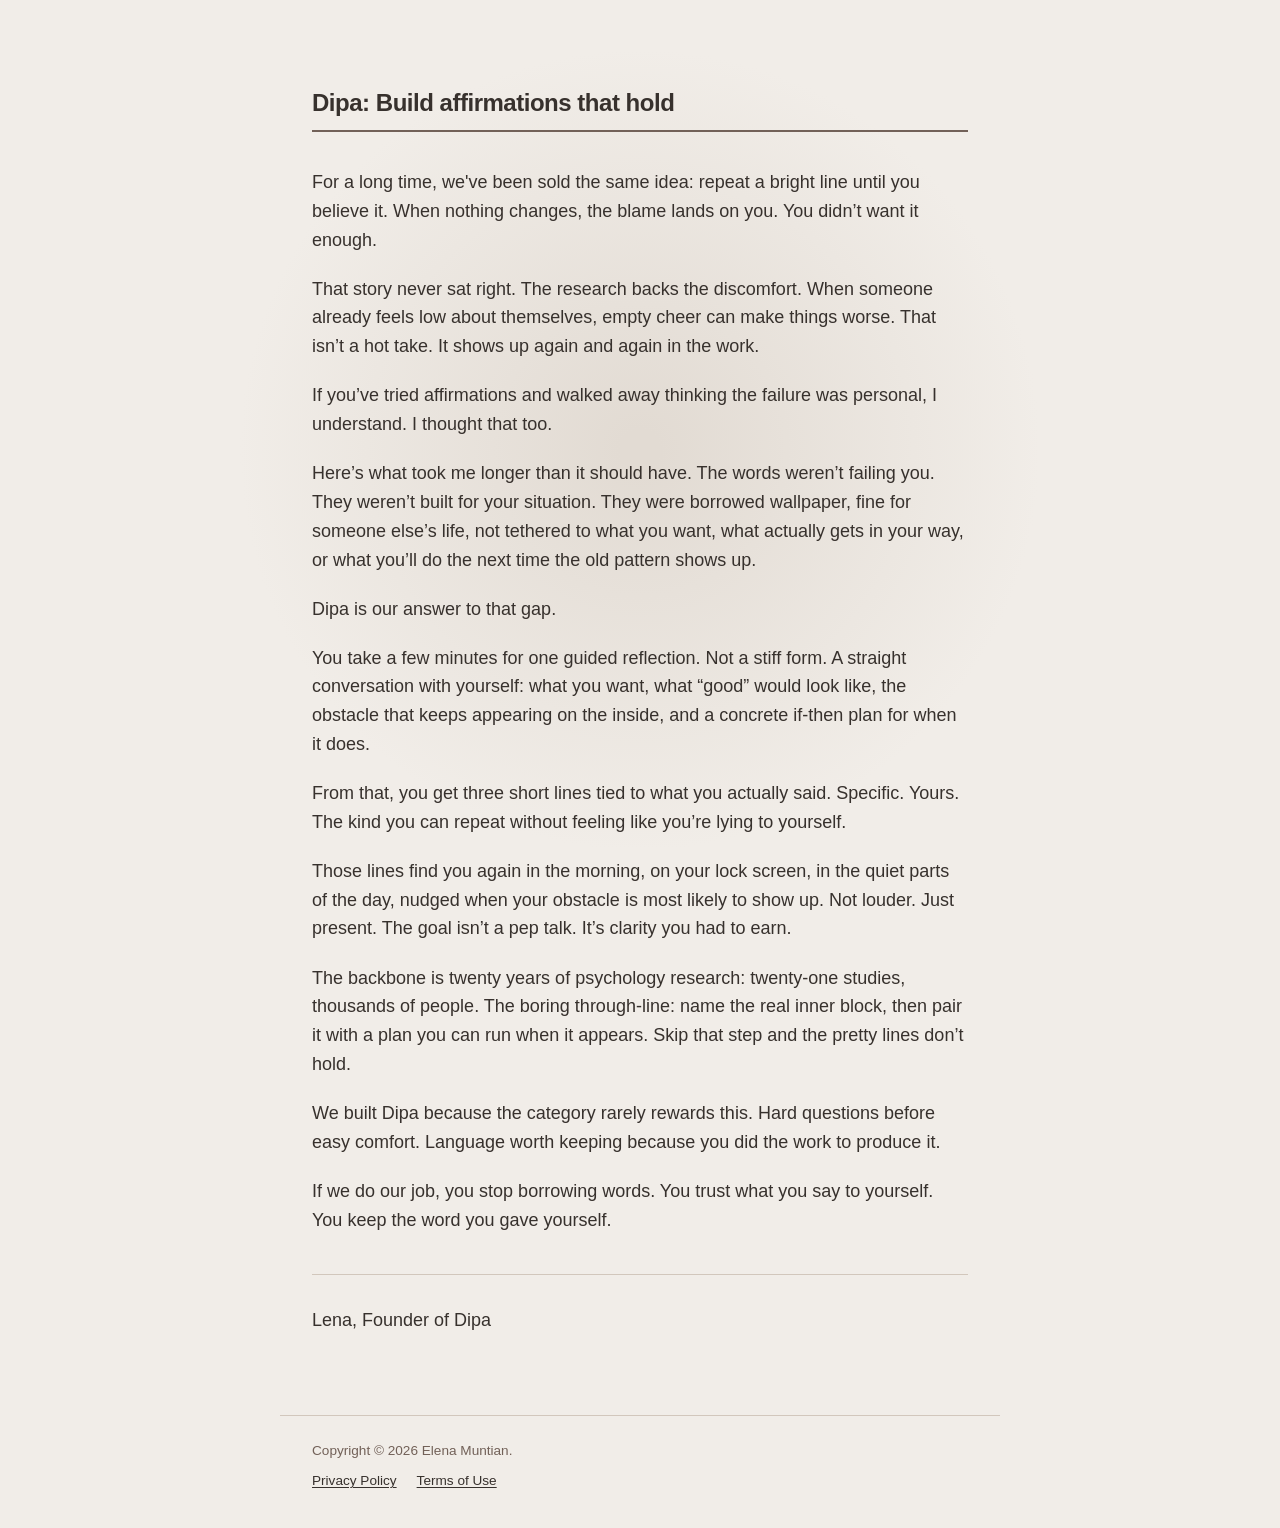
<file: index.html>
<!DOCTYPE html>
<html lang="en">
<head>
    <meta charset="UTF-8">
    <meta name="viewport" content="width=device-width, initial-scale=1.0">
    <meta name="description" content="Dipa turns guided reflections into personal affirmations and practical if-then plans, helping you keep the word you give yourself.">
    <meta name="author" content="Lena, Founder of Dipa">
    <meta name="robots" content="index, follow">
    <meta name="color-scheme" content="light">
    <meta name="theme-color" content="#f7f2e8">
    <title>Dipa | Personal affirmations and if-then plans</title>
    <link rel="canonical" href="https://getdipa.com/">
    <link rel="icon" href="/favicon.png" type="image/png">
    <link rel="apple-touch-icon" href="/icon.png">

    <meta property="og:type" content="website">
    <meta property="og:site_name" content="Dipa">
    <meta property="og:title" content="Dipa | Personal affirmations and if-then plans">
    <meta property="og:description" content="Turn guided reflections into personal affirmations and practical if-then plans that help you keep your word.">
    <meta property="og:url" content="https://getdipa.com/">
    <meta property="og:image" content="https://getdipa.com/icon.png">
    <meta property="og:image:alt" content="Dipa app icon">

    <meta name="twitter:card" content="summary">
    <meta name="twitter:title" content="Dipa | Personal affirmations and if-then plans">
    <meta name="twitter:description" content="Turn guided reflections into personal affirmations and practical if-then plans that help you keep your word.">
    <meta name="twitter:image" content="https://getdipa.com/icon.png">
    <meta name="twitter:image:alt" content="Dipa app icon">

    <script type="application/ld+json">
        {
            "@context": "https://schema.org",
            "@type": "WebSite",
            "name": "Dipa",
            "url": "https://getdipa.com/",
            "description": "Dipa turns guided reflections into personal affirmations and practical if-then plans, helping you keep the word you give yourself.",
            "inLanguage": "en"
        }
    </script>
    <link rel="stylesheet" href="/styles.css">
</head>
<body>
    <main>
        <h1>Dipa: Build affirmations that hold</h1>
        <article class="letter">
            <p>For a long time, we've been sold the same idea: repeat a bright line until you believe it. When nothing changes, the blame lands on you. You didn’t want it enough.</p>
            <p>That story never sat right. The research backs the discomfort. When someone already feels low about themselves, empty cheer can make things worse. That isn’t a hot take. It shows up again and again in the work.</p>
            <p>If you’ve tried affirmations and walked away thinking the failure was personal, I understand. I thought that too.</p>
            <p>Here’s what took me longer than it should have. The words weren’t failing you. They weren’t built for your situation. They were borrowed wallpaper, fine for someone else’s life, not tethered to what you want, what actually gets in your way, or what you’ll do the next time the old pattern shows up.</p>
            <p>Dipa is our answer to that gap.</p>
            <p>You take a few minutes for one guided reflection. Not a stiff form. A straight conversation with yourself: what you want, what “good” would look like, the obstacle that keeps appearing on the inside, and a concrete if-then plan for when it does.</p>
            <p>From that, you get three short lines tied to what you actually said. Specific. Yours. The kind you can repeat without feeling like you’re lying to yourself.</p>
            <p>Those lines find you again in the morning, on your lock screen, in the quiet parts of the day, nudged when your obstacle is most likely to show up. Not louder. Just present. The goal isn’t a pep talk. It’s clarity you had to earn.</p>
            <p>The backbone is twenty years of psychology research: twenty-one studies, thousands of people. The boring through-line: name the real inner block, then pair it with a plan you can run when it appears. Skip that step and the pretty lines don’t hold.</p>
            <p>We built Dipa because the category rarely rewards this. Hard questions before easy comfort. Language worth keeping because you did the work to produce it.</p>
            <p>If we do our job, you stop borrowing words. You trust what you say to yourself. You keep the word you gave yourself.</p>
        </article>
        <footer class="signature">
            <p class="name">Lena, Founder of Dipa</p>
        </footer>
    </main>
    <footer class="site-footer">
        <p>Copyright © 2026 Elena Muntian.</p>
        <nav aria-label="Footer navigation">
            <a href="/privacy-policy.html">Privacy Policy</a>
            <a href="/terms.html">Terms of Use</a>
        </nav>
    </footer>

</body>
</html>
</file>
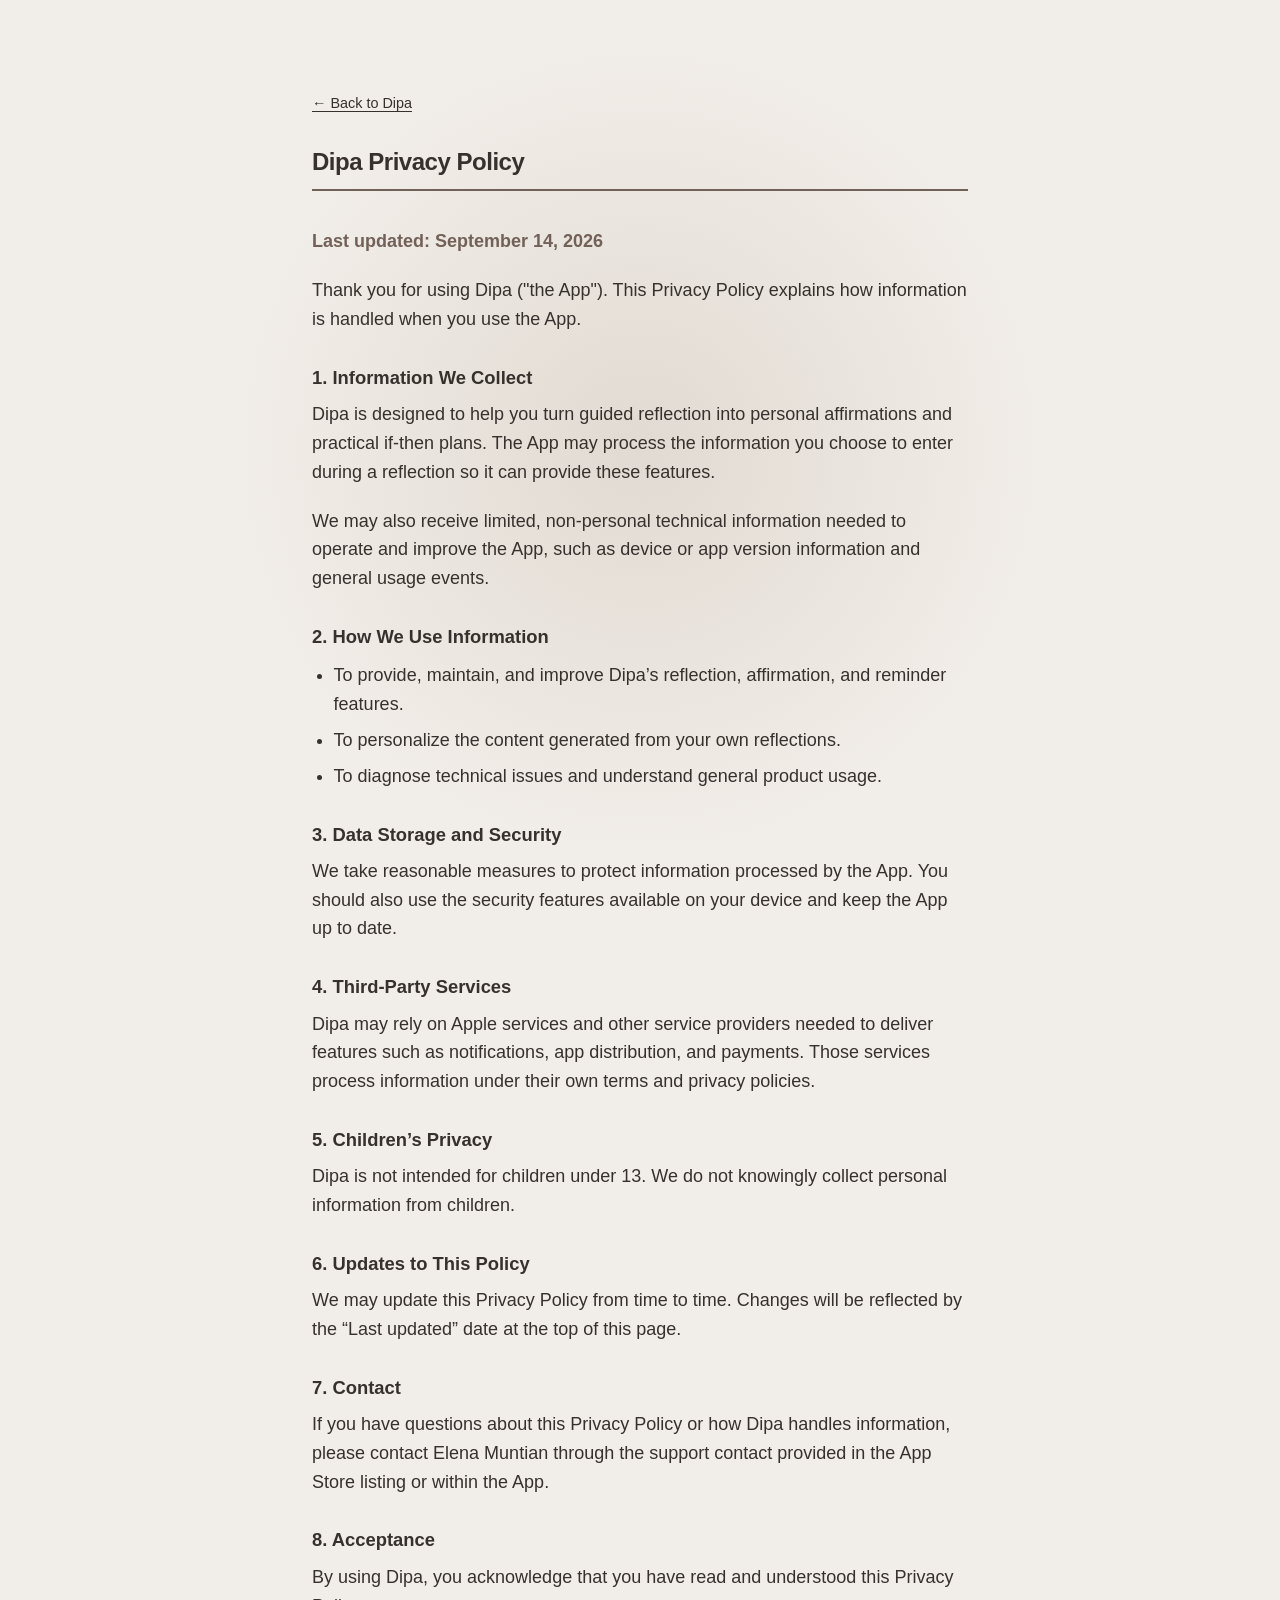
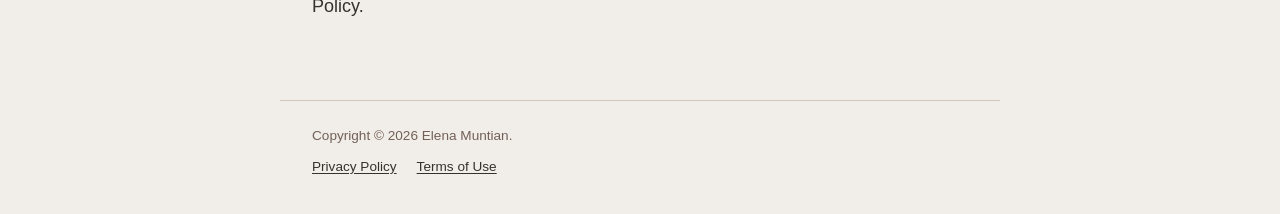
<file: privacy-policy.html>
<!doctype html>
<html lang="en">
<head>
    <meta charset="utf-8">
    <meta name="viewport" content="width=device-width, initial-scale=1">
    <title>Dipa Privacy Policy</title>
    <meta name="description" content="Privacy Policy for Dipa.">
    <link rel="canonical" href="https://getdipa.com/privacy-policy.html">
    <link rel="stylesheet" href="/styles.css">
</head>
<body>
    <main>
        <a class="back-link" href="/">← Back to Dipa</a>
        <h1>Dipa Privacy Policy</h1>
        <article class="legal">
            <p class="legal-intro"><strong>Last updated: September 14, 2026</strong></p>
            <p>Thank you for using Dipa ("the App"). This Privacy Policy explains how information is handled when you use the App.</p>

            <h2>1. Information We Collect</h2>
            <p>Dipa is designed to help you turn guided reflection into personal affirmations and practical if-then plans. The App may process the information you choose to enter during a reflection so it can provide these features.</p>
            <p>We may also receive limited, non-personal technical information needed to operate and improve the App, such as device or app version information and general usage events.</p>

            <h2>2. How We Use Information</h2>
            <ul>
                <li>To provide, maintain, and improve Dipa’s reflection, affirmation, and reminder features.</li>
                <li>To personalize the content generated from your own reflections.</li>
                <li>To diagnose technical issues and understand general product usage.</li>
            </ul>

            <h2>3. Data Storage and Security</h2>
            <p>We take reasonable measures to protect information processed by the App. You should also use the security features available on your device and keep the App up to date.</p>

            <h2>4. Third-Party Services</h2>
            <p>Dipa may rely on Apple services and other service providers needed to deliver features such as notifications, app distribution, and payments. Those services process information under their own terms and privacy policies.</p>

            <h2>5. Children’s Privacy</h2>
            <p>Dipa is not intended for children under 13. We do not knowingly collect personal information from children.</p>

            <h2>6. Updates to This Policy</h2>
            <p>We may update this Privacy Policy from time to time. Changes will be reflected by the “Last updated” date at the top of this page.</p>

            <h2>7. Contact</h2>
            <p>If you have questions about this Privacy Policy or how Dipa handles information, please contact Elena Muntian through the support contact provided in the App Store listing or within the App.</p>

            <h2>8. Acceptance</h2>
            <p>By using Dipa, you acknowledge that you have read and understood this Privacy Policy.</p>
        </article>
    </main>
    <footer class="site-footer">
        <p>Copyright © 2026 Elena Muntian.</p>
        <nav aria-label="Footer navigation">
            <a href="/privacy-policy.html" aria-current="page">Privacy Policy</a>
            <a href="/terms.html">Terms of Use</a>
        </nav>
    </footer>
</body>
</html>
</file>
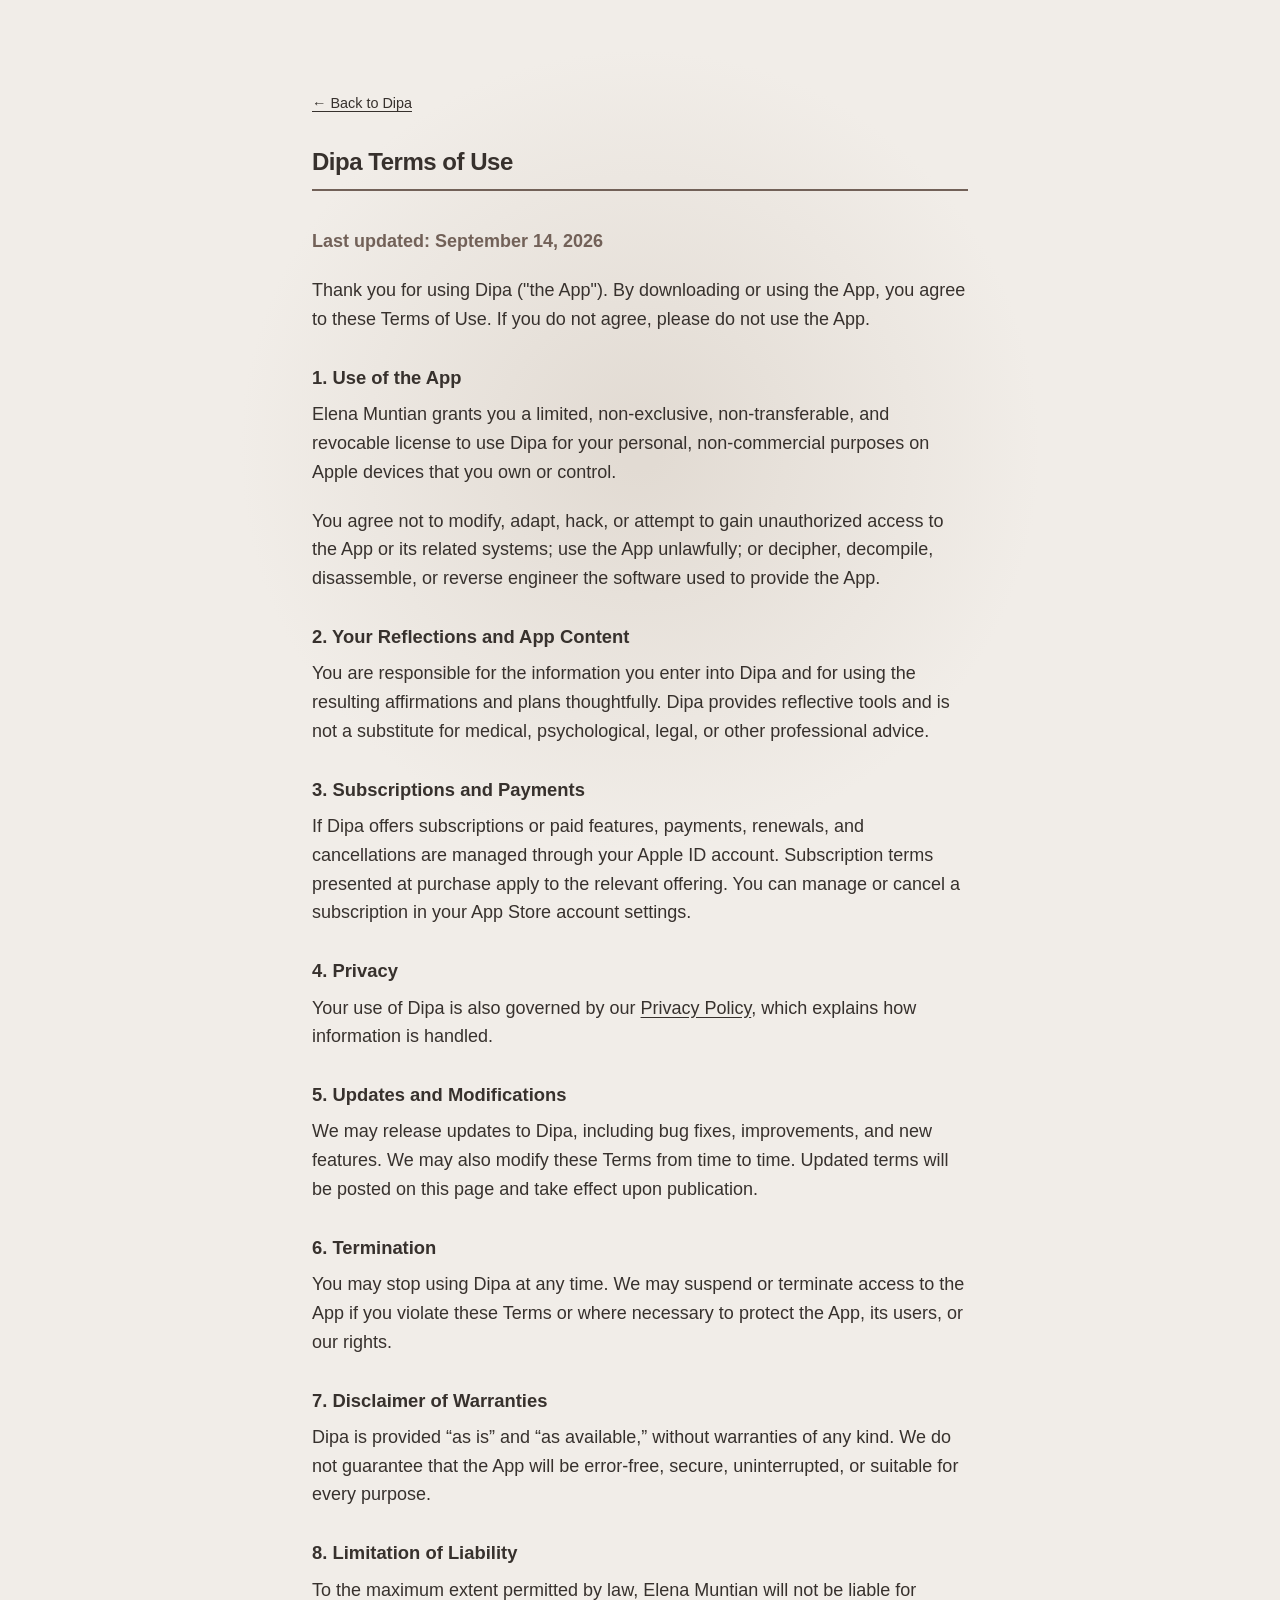
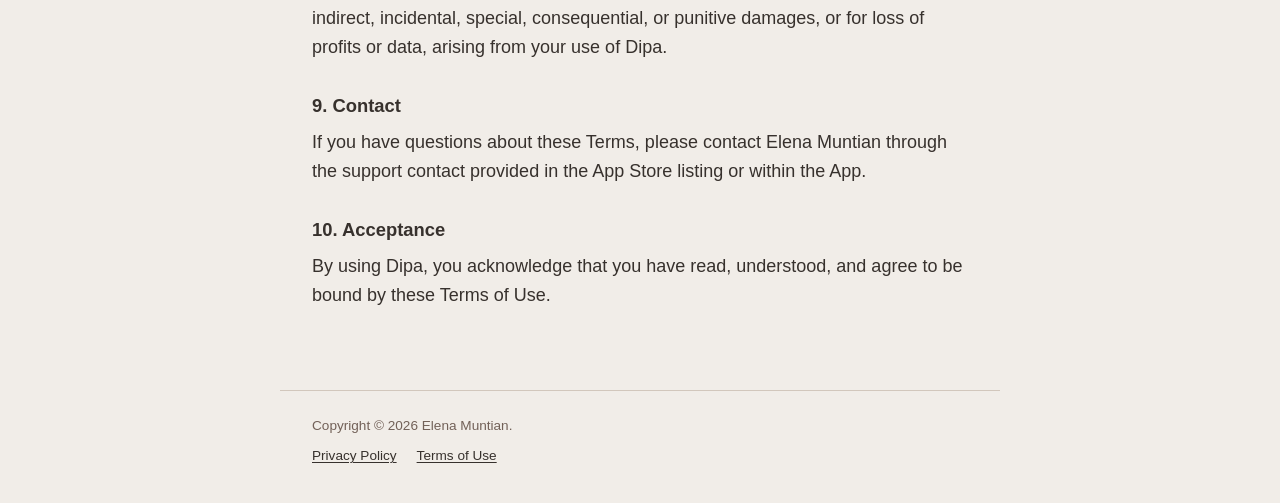
<file: terms.html>
<!doctype html>
<html lang="en">
<head>
    <meta charset="utf-8">
    <meta name="viewport" content="width=device-width, initial-scale=1">
    <title>Dipa Terms of Use</title>
    <meta name="description" content="Terms of Use for Dipa.">
    <link rel="canonical" href="https://getdipa.com/terms.html">
    <link rel="stylesheet" href="/styles.css">
</head>
<body>
    <main>
        <a class="back-link" href="/">← Back to Dipa</a>
        <h1>Dipa Terms of Use</h1>
        <article class="legal">
            <p class="legal-intro"><strong>Last updated: September 14, 2026</strong></p>
            <p>Thank you for using Dipa ("the App"). By downloading or using the App, you agree to these Terms of Use. If you do not agree, please do not use the App.</p>

            <h2>1. Use of the App</h2>
            <p>Elena Muntian grants you a limited, non-exclusive, non-transferable, and revocable license to use Dipa for your personal, non-commercial purposes on Apple devices that you own or control.</p>
            <p>You agree not to modify, adapt, hack, or attempt to gain unauthorized access to the App or its related systems; use the App unlawfully; or decipher, decompile, disassemble, or reverse engineer the software used to provide the App.</p>

            <h2>2. Your Reflections and App Content</h2>
            <p>You are responsible for the information you enter into Dipa and for using the resulting affirmations and plans thoughtfully. Dipa provides reflective tools and is not a substitute for medical, psychological, legal, or other professional advice.</p>

            <h2>3. Subscriptions and Payments</h2>
            <p>If Dipa offers subscriptions or paid features, payments, renewals, and cancellations are managed through your Apple ID account. Subscription terms presented at purchase apply to the relevant offering. You can manage or cancel a subscription in your App Store account settings.</p>

            <h2>4. Privacy</h2>
            <p>Your use of Dipa is also governed by our <a href="/privacy-policy.html">Privacy Policy</a>, which explains how information is handled.</p>

            <h2>5. Updates and Modifications</h2>
            <p>We may release updates to Dipa, including bug fixes, improvements, and new features. We may also modify these Terms from time to time. Updated terms will be posted on this page and take effect upon publication.</p>

            <h2>6. Termination</h2>
            <p>You may stop using Dipa at any time. We may suspend or terminate access to the App if you violate these Terms or where necessary to protect the App, its users, or our rights.</p>

            <h2>7. Disclaimer of Warranties</h2>
            <p>Dipa is provided “as is” and “as available,” without warranties of any kind. We do not guarantee that the App will be error-free, secure, uninterrupted, or suitable for every purpose.</p>

            <h2>8. Limitation of Liability</h2>
            <p>To the maximum extent permitted by law, Elena Muntian will not be liable for indirect, incidental, special, consequential, or punitive damages, or for loss of profits or data, arising from your use of Dipa.</p>

            <h2>9. Contact</h2>
            <p>If you have questions about these Terms, please contact Elena Muntian through the support contact provided in the App Store listing or within the App.</p>

            <h2>10. Acceptance</h2>
            <p>By using Dipa, you acknowledge that you have read, understood, and agree to be bound by these Terms of Use.</p>
        </article>
    </main>
    <footer class="site-footer">
        <p>Copyright © 2026 Elena Muntian.</p>
        <nav aria-label="Footer navigation">
            <a href="/privacy-policy.html">Privacy Policy</a>
            <a href="/terms.html" aria-current="page">Terms of Use</a>
        </nav>
    </footer>
</body>
</html>
</file>
<file: styles.css>
/* Dipa shared site styles — aligned with the app's Mushroom & Cashmere theme */
:root {
    color-scheme: light dark;
    --background: #f1ede8;
    --secondary-surface: #e2dbd3;
    --accent-neutral: #d2c7bc;
    --interactive-accent: #726158;
    --charcoal: #37312d;
    --muted-text: #726158;
    --card-shadow: rgba(0, 0, 0, 0.06);
    /* Use the lighter endBackground for the page wash; the coffee accent stays in controls and rules. */
    --gradient-center: #e2dbd3;
}
@media (prefers-color-scheme: dark) {
    :root {
        --background: #24211f;
        --secondary-surface: #36302c;
        --accent-neutral: #6d6056;
        --interactive-accent: #c9b6a8;
        --charcoal: #f0e8e0;
        --muted-text: #c9b6a8;
        --card-shadow: rgba(0, 0, 0, 0.55);
        --gradient-center: #36302c;
    }
}
*, *::before, *::after { box-sizing: border-box; }
html { -webkit-text-size-adjust: 100%; }
body {
    margin: 0;
    min-height: 100dvh;
    font-family: -apple-system, BlinkMacSystemFont, "SF Pro Text", "Segoe UI", Roboto, "Helvetica Neue", Arial, system-ui, sans-serif;
    font-size: clamp(1.0625rem, 0.25vw + 1rem, 1.125rem);
    line-height: 1.6;
    color: var(--charcoal);
    background-color: var(--background);
    background-image: radial-gradient(circle at 50% 50%, var(--gradient-center) 20px, var(--background) min(400px, 85vmin));
    background-attachment: fixed;
}
main {
    max-width: min(36rem, 92vw);
    margin: 0 auto;
    padding: clamp(3rem, 8vw, 5.5rem) clamp(1.25rem, 4vw, 2rem) clamp(3rem, 8vw, 5rem);
}
@media (min-width: 768px) { main { max-width: min(45rem, 80vw); } }
h1 {
    margin: 0 0 2.25rem;
    font-size: clamp(1.25rem, 0.5vw + 1.1rem, 1.5rem);
    font-weight: 600;
    letter-spacing: -0.02em;
    line-height: 1.25;
    color: var(--charcoal);
    padding-bottom: 0.75rem;
    border-bottom: 2px solid var(--interactive-accent);
}
h2 { margin: 2rem 0 0.65rem; font-size: 1.15rem; line-height: 1.3; color: var(--charcoal); }
h3 { margin: 1.35rem 0 0.45rem; font-size: 1rem; line-height: 1.35; }
p { margin: 0; }
a { color: var(--charcoal); text-underline-offset: 0.18em; }
.letter p + p, .legal p + p { margin-top: 1.125em; }
.legal ul { margin: 0.75rem 0 1.125rem; padding-left: 1.35rem; }
.legal li + li { margin-top: 0.45rem; }
.legal-intro { color: var(--muted-text); }
.signature { margin-top: 2.5rem; padding-top: 1.5rem; border-top: 1px solid var(--accent-neutral); }
.signature p { margin: 0; }
.signature .name { margin-top: 0.35em; font-weight: 500; color: var(--charcoal); }
.site-footer {
    max-width: min(45rem, 92vw);
    margin: 0 auto;
    padding: 1.5rem clamp(1.25rem, 4vw, 2rem) 2.25rem;
    border-top: 1px solid var(--accent-neutral);
    color: var(--muted-text);
    font-size: 0.85rem;
}
.site-footer p { margin: 0; }
.site-footer nav { display: flex; flex-wrap: wrap; gap: 0.35rem 1.25rem; margin-top: 0.55rem; }
.site-footer a { color: var(--charcoal); }
.site-footer a:hover, .site-footer a:focus-visible { color: var(--interactive-accent); }
.back-link { display: inline-block; margin-bottom: 2rem; font-size: 0.9rem; }
@media (prefers-reduced-motion: no-preference) { a { transition: color 160ms ease-out; } }
</file>
